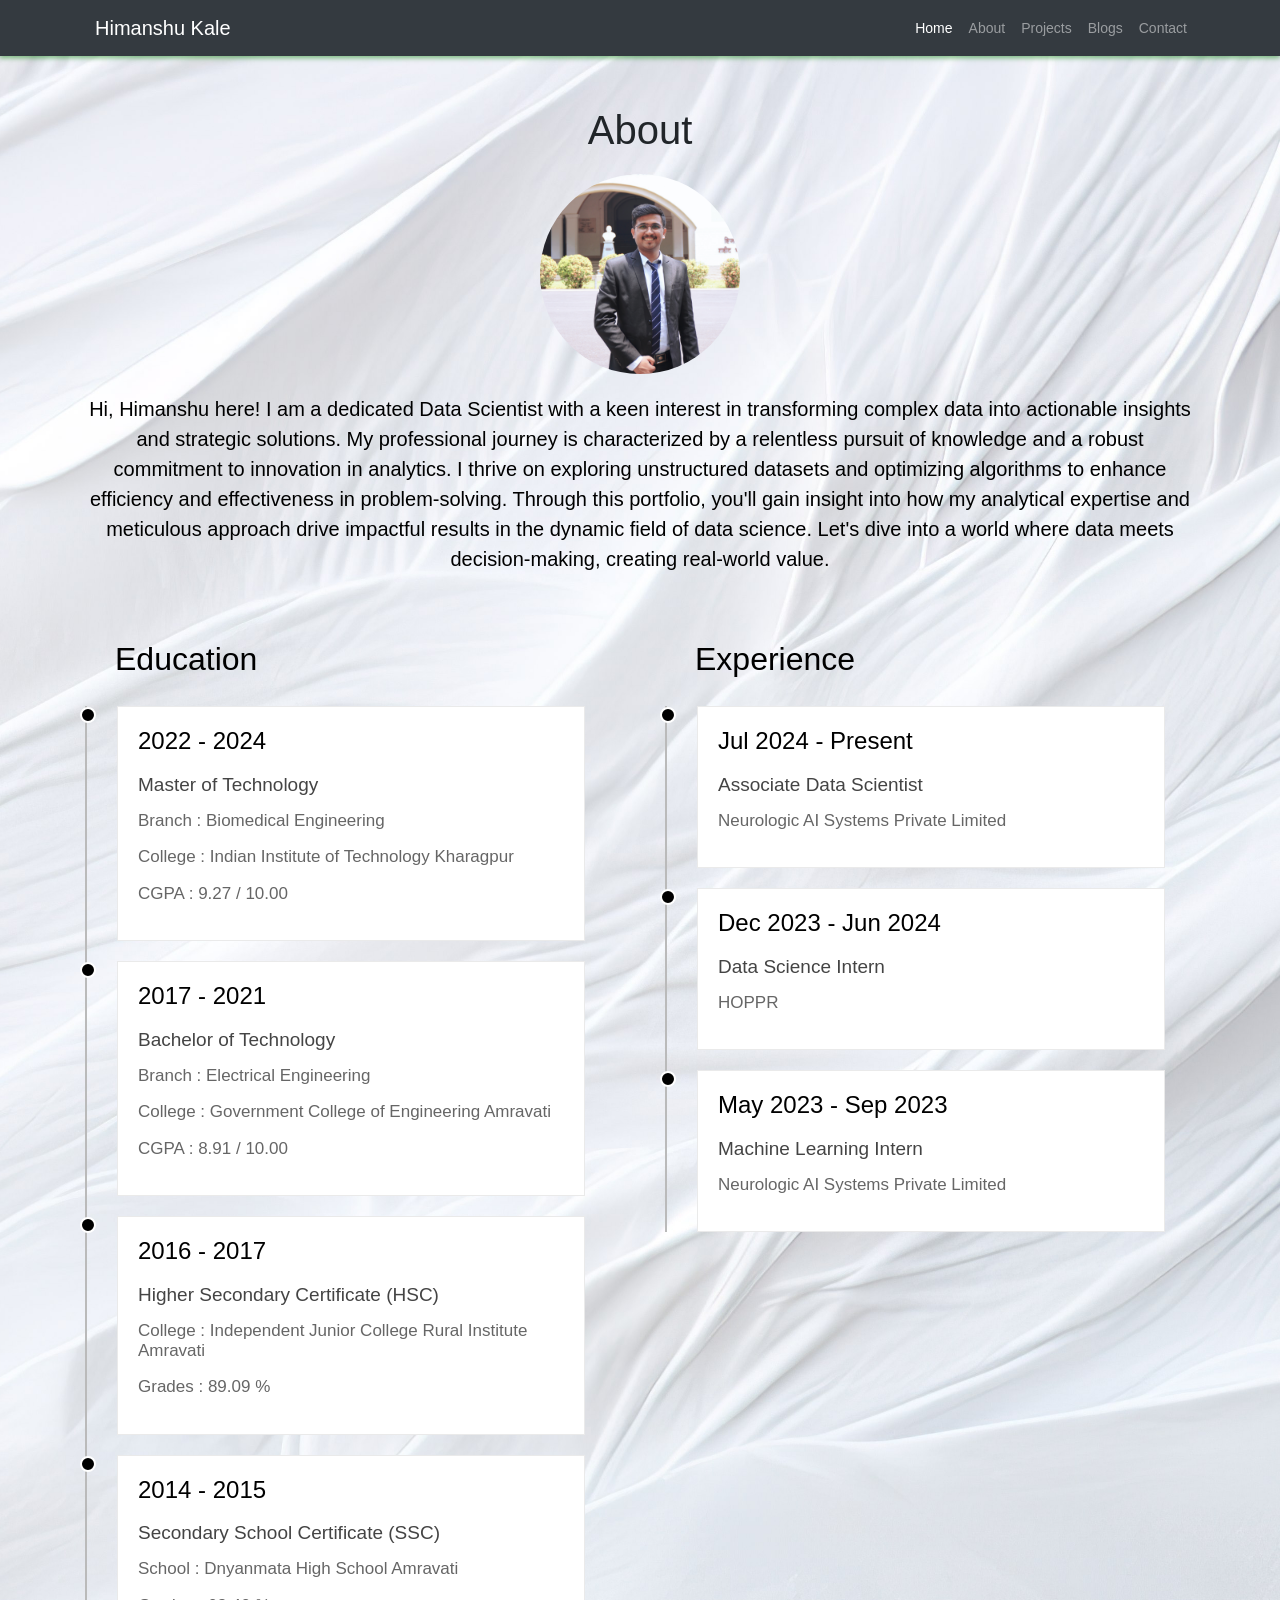
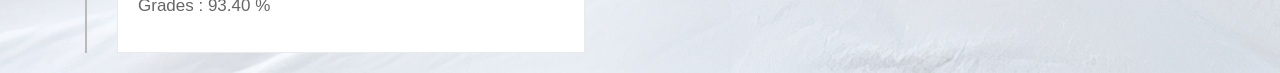
<file: about.html>
<!DOCTYPE html>
<html lang="en">
<head>
<meta charset="UTF-8">
<meta name="viewport" content="width=device-width, initial-scale=1.0">
<title>About Section</title>
<link rel="stylesheet" href="style.css">
<link rel="stylesheet" href="https://stackpath.bootstrapcdn.com/bootstrap/4.5.2/css/bootstrap.min.css">
</head>
<body>
<nav class="navbar navbar-expand-lg navbar-dark bg-dark fixed-top">
  <div class="container">
    <a class="navbar-brand" href="about.html">Himanshu Kale</a>
    <button class="navbar-toggler" type="button" data-toggle="collapse" data-target="#navbarNav" aria-controls="navbarNav" aria-expanded="false" aria-label="Toggle navigation">
      <span class="navbar-toggler-icon"></span>
    </button>
    <div class="collapse navbar-collapse" id="navbarNav">
      <ul class="navbar-nav ml-auto">
        <li class="nav-item active">
          <a class="nav-link" href="index.html">Home</a>
        </li>
        <li class="nav-item">
          <a class="nav-link" href="about.html">About</a>
        </li>
        <li class="nav-item">
          <a class="nav-link" href="project.html">Projects</a>
        </li>
        <li class="nav-item">
          <a class="nav-link" href="blogs.html">Blogs</a>
        </li>
        <li class="nav-item">
          <a class="nav-link" href="contact.html">Contact</a>
        </li>
      </ul>
    </div>
  </div>
</nav>
<section id='about' class="about-section">
  <div class="container">
    <h2>About</h2>
    <img src="images/about/1.jpg" alt="About Me">
    <p>Hi, Himanshu here! I am a dedicated Data Scientist with a keen interest in transforming complex data into actionable insights and strategic solutions. My professional journey is characterized by a relentless pursuit of knowledge and a robust commitment to innovation in analytics. I thrive on exploring unstructured datasets and optimizing algorithms to enhance efficiency and effectiveness in problem-solving. Through this portfolio, you'll gain insight into how my analytical expertise and meticulous approach drive impactful results in the dynamic field of data science. Let's dive into a world where data meets decision-making, creating real-world value.</p>
  </div>
</section>


<!-- Education and Experience Sections Start Here, wrapped in a specific class for isolation -->
<div class="container resume-section">
    <main class="row">

        <!-- Education Section -->
        <section class="col">
            <header class="title">
                <h2>Education</h2>
            </header>
            <div class="contents">

				<div class="box">
                    <h4>2022 - 2024</h4>
                    <h3>Master of Technology</h3>
                    <p>Branch : Biomedical Engineering</p>
					<p>College : Indian Institute of Technology Kharagpur</p>
					<p>CGPA : 9.27 / 10.00</p>
                </div>

                <div class="box">
                    <h4>2017 - 2021</h4>
                    <h3>Bachelor of Technology</h3>
                    <p>Branch : Electrical Engineering</p>
					<p>College : Government College of Engineering Amravati</p>
					<p>CGPA : 8.91 / 10.00</p>
                </div>

                <div class="box">
                    <h4>2016 - 2017</h4>
                    <h3>Higher Secondary Certificate (HSC)</h3>
					<p>College : Independent Junior College Rural Institute Amravati</p>
					<p>Grades : 89.09 %</p>
                </div>

				<div class="box">
                    <h4>2014 - 2015</h4>
                    <h3>Secondary School Certificate (SSC)</h3>
					<p>School : Dnyanmata High School Amravati</p>
					<p>Grades : 93.40 %</p>
                </div>

            </div>
        </section>


        <!-- Experience Section -->
        <section class="col">
            <header class="title">
                <h2>Experience</h2>
            </header>
            <div class="contents">

				<div class="box">
                    <h4>Jul 2024 - Present</h4>
                    <h3>Associate Data Scientist</h3>
                    <p>Neurologic AI Systems Private Limited</p>
                </div>

                <div class="box">
                    <h4>Dec 2023 - Jun 2024</h4>
                    <h3>Data Science Intern</h3>
                    <p>HOPPR</p>
                </div>

                <div class="box">
                    <h4>May 2023 - Sep 2023</h4>
                    <h3>Machine Learning Intern</h3>
                    <p>Neurologic AI Systems Private Limited</p>
                </div>
            </div>
        </section>
    </main>
</div>
<!-- Education and Experience Sections End Here -->



<script src="https://code.jquery.com/jquery-3.5.1.slim.min.js"></script>
<script src="https://cdn.jsdelivr.net/npm/popper.js@1.9.5/dist/umd/popper.min.js"></script>
<script src="https://stackpath.bootstrapcdn.com/bootstrap/4.5.2/js/bootstrap.min.js"></script>
</body>
</html>
</file>
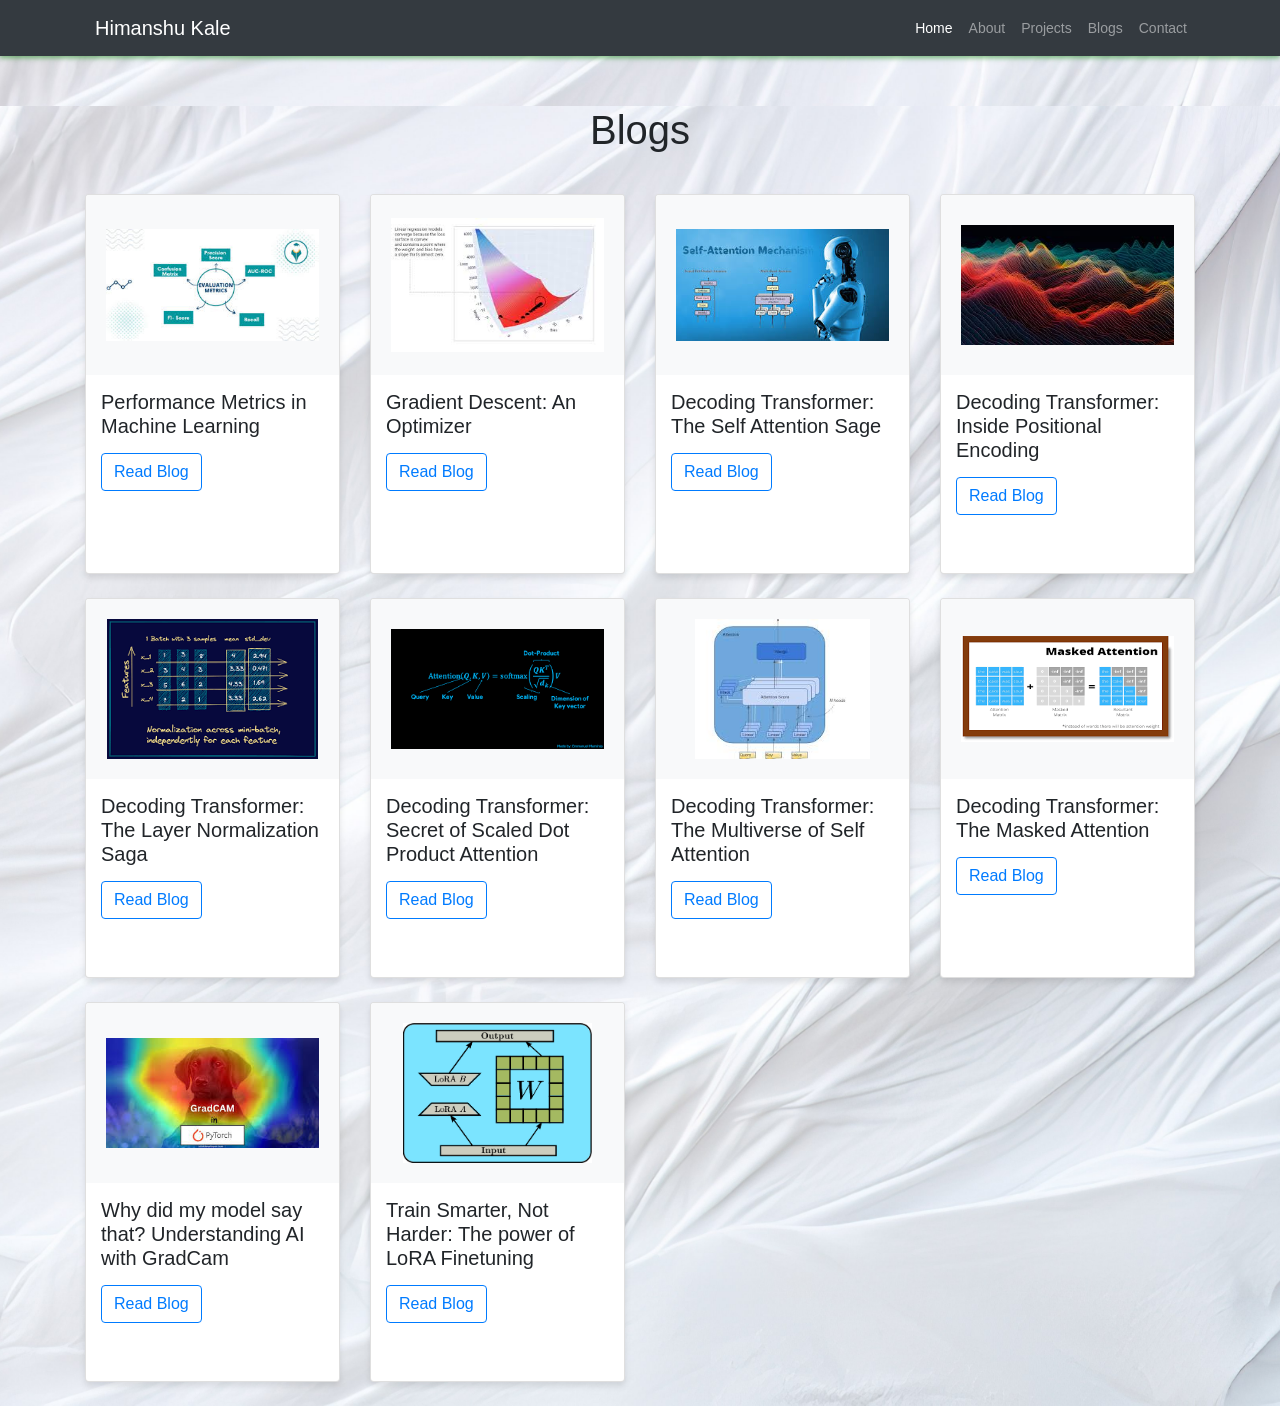
<file: blogs.html>
<!DOCTYPE html>
<html lang="en">
<head>
<meta charset="UTF-8">
<meta name="viewport" content="width=device-width, initial-scale=1.0">
<title>Skills Section</title>
<link rel="stylesheet" href="style.css">
<link rel="stylesheet" href="https://stackpath.bootstrapcdn.com/bootstrap/4.5.2/css/bootstrap.min.css">
</head>
<body>
<nav class="navbar navbar-expand-lg navbar-dark bg-dark fixed-top">
  <div class="container">
    <a class="navbar-brand" href="about.html">Himanshu Kale</a>
    <button class="navbar-toggler" type="button" data-toggle="collapse" data-target="#navbarNav" aria-controls="navbarNav" aria-expanded="false" aria-label="Toggle navigation">
      <span class="navbar-toggler-icon"></span>
    </button>
    <div class="collapse navbar-collapse" id="navbarNav">
      <ul class="navbar-nav ml-auto">
        <li class="nav-item active">
          <a class="nav-link" href="index.html">Home</a>
        </li>
        <li class="nav-item">
          <a class="nav-link" href="about.html">About</a>
        </li>
        <li class="nav-item">
          <a class="nav-link" href="project.html">Projects</a>
        </li>
        <li class="nav-item">
          <a class="nav-link" href="blogs.html">Blogs</a>
        </li>
        <li class="nav-item">
          <a class="nav-link" href="contact.html">Contact</a>
        </li>
      </ul>
    </div>
  </div>
</nav>
<!-- Skills Section -->
<section id="blogs" class="blogs-section bg-white">
  <div class="container">
    <h2 class="text-center">Blogs</h2>
    <div class="row">

      <!-- Skill 1 -->
      <div class="col-lg-3 col-md-6 mb-4">
        <div class="card">
          <img src="images/blogs/performance_metrics.jpeg" class="card-img-top" alt="Python">
          <div class="card-body">
            <h5 class="card-title">Performance Metrics in Machine Learning</h5>
            <a href="https://medium.com/@himanshukale26/performance-metrics-in-ml-6447c3688684" class="btn btn-outline-primary">Read Blog</a>
          </div>
        </div>
      </div>

      <!-- Skill 2 -->
      <div class="col-lg-3 col-md-6 mb-4">
        <div class="card">
          <img src="images/blogs/gd.jpeg" class="card-img-top" alt="Data Visualization">
          <div class="card-body">
            <h5 class="card-title">Gradient Descent: An Optimizer</h5>
            <a href="https://medium.com/@himanshukale26/gradient-descent-an-optimizer-d4bb8e8d1db6" class="btn btn-outline-primary">Read Blog</a>
          </div>
        </div>
      </div>
      <!-- Skill 3 -->

      <div class="col-lg-3 col-md-6 mb-4">
        <div class="card">
          <img src="images/blogs/self_attention.jpeg" class="card-img-top" alt="SQL">
          <div class="card-body">
            <h5 class="card-title">Decoding Transformer: The Self Attention Sage</h5>
            <a href="https://medium.com/@himanshukale26/decoding-transformers-the-self-attention-saga-beab78236629" class="btn btn-outline-primary">Read Blog</a>
          </div>
        </div>
      </div>

      <!-- Skill 4 -->
      <div class="col-lg-3 col-md-6 mb-4">
        <div class="card">
          <img src="images/blogs/pos_enc.jpeg" class="card-img-top" alt="Data Storytelling">
          <div class="card-body">
            <h5 class="card-title">Decoding Transformer: Inside Positional Encoding</h5>
            <a href="https://medium.com/@himanshukale26/decoding-transformers-inside-positional-encoding-f6e91ee018df" class="btn btn-outline-primary">Read Blog</a>
          </div>
        </div>
      </div>

      <div class="col-lg-3 col-md-6 mb-4">
        <div class="card">
          <img src="images/blogs/layer_norm.png" class="card-img-top" alt="Data Storytelling">
          <div class="card-body">
            <h5 class="card-title">Decoding Transformer: The Layer Normalization Saga</h5>
            <a href="https://medium.com/@himanshukale26/decoding-transformers-the-layer-normalization-saga-ce7d6643a4da" class="btn btn-outline-primary">Read Blog</a>
          </div>
        </div>
      </div>

      <div class="col-lg-3 col-md-6 mb-4">
        <div class="card">
          <img src="images/blogs/scaled_dot_product.png" class="card-img-top" alt="Data Storytelling">
          <div class="card-body">
            <h5 class="card-title">Decoding Transformer: Secret of Scaled Dot Product Attention</h5>
            <a href="https://medium.com/@himanshukale26/decoding-transformers-the-secret-of-scaled-dot-product-attention-5a2710dde396" class="btn btn-outline-primary">Read Blog</a>
          </div>
        </div>
      </div>

      <div class="col-lg-3 col-md-6 mb-4">
        <div class="card">
          <img src="images/blogs/multi_head.jpeg" class="card-img-top" alt="Data Storytelling">
          <div class="card-body">
            <h5 class="card-title">Decoding Transformer: The Multiverse of Self Attention</h5>
            <a href="https://medium.com/@himanshukale26/decoding-transformers-the-multiverse-of-self-attention-multi-headed-attention-2a7a163198b1" class="btn btn-outline-primary">Read Blog</a>
          </div>
        </div>
      </div>

      <div class="col-lg-3 col-md-6 mb-4">
        <div class="card">
          <img src="images/blogs/masked_attenstion.png" class="card-img-top" alt="Data Storytelling">
          <div class="card-body">
            <h5 class="card-title">Decoding Transformer: The Masked Attention</h5>
            <a href="https://medium.com/@himanshukale26/decoding-transformers-the-masked-attention-20c65ec84137" class="btn btn-outline-primary">Read Blog</a>
          </div>
        </div>
      </div>

      <div class="col-lg-3 col-md-6 mb-4">
        <div class="card">
          <img src="images/blogs/gradcam.png" class="card-img-top" alt="Data Storytelling">
          <div class="card-body">
            <h5 class="card-title">Why did my model say that? Understanding AI with GradCam</h5>
            <a href="https://medium.com/@himanshukale26/why-did-my-model-say-that-understanding-ai-with-grad-cam-in-pytorch-e839fb73dd4c" class="btn btn-outline-primary">Read Blog</a>
          </div>
        </div>
      </div>

      <div class="col-lg-3 col-md-6 mb-4">
        <div class="card">
          <img src="images/blogs/LoRA.png" class="card-img-top" alt="Data Storytelling">
          <div class="card-body">
            <h5 class="card-title">Train Smarter, Not Harder: The power of LoRA Finetuning</h5>
            <a href="https://medium.com/@himanshukale26/train-smarter-not-harder-the-power-of-lora-fine-tuning-caab7b4adb5c" class="btn btn-outline-primary">Read Blog</a>
          </div>
        </div>
      </div>

    </div>
  </div>
</section>
<script src="https://code.jquery.com/jquery-3.5.1.slim.min.js"></script>
<script src="https://cdn.jsdelivr.net/npm/popper.js@1.9.5/dist/umd/popper.min.js"></script>
<script src="https://stackpath.bootstrapcdn.com/bootstrap/4.5.2/js/bootstrap.min.js"></script>
</body>
</html>
</file>
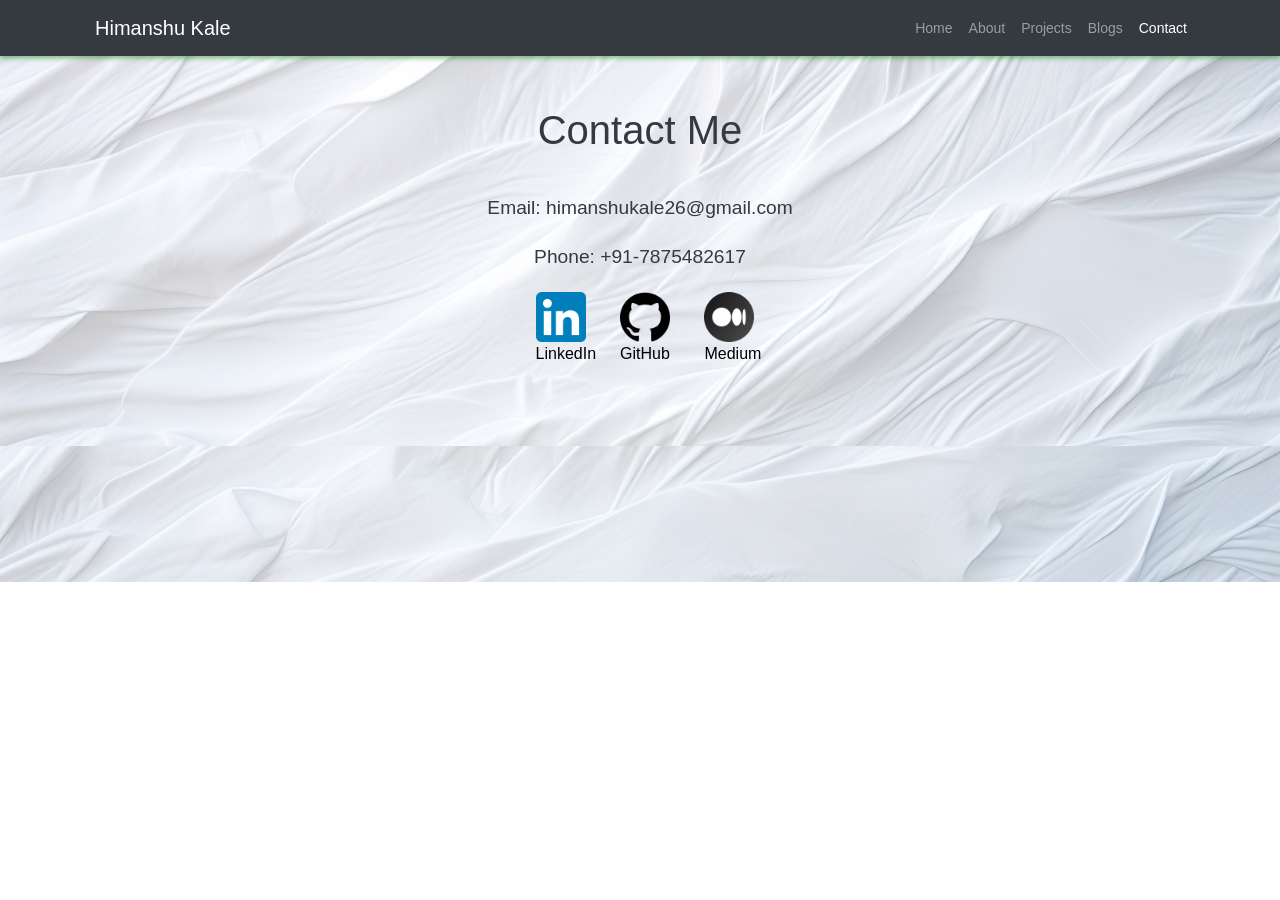
<file: contact.html>
<!DOCTYPE html>
<html lang="en">
<head>
<meta charset="UTF-8">
<meta name="viewport" content="width=device-width, initial-scale=1.0">
<title>Contact - Portfolio</title>
<link rel="stylesheet" href="style.css">
<link rel="stylesheet" href="https://stackpath.bootstrapcdn.com/bootstrap/4.5.2/css/bootstrap.min.css">
</head>
<body>
<nav class="navbar navbar-expand-lg navbar-dark bg-dark fixed-top">
  <div class="container">
    <a class="navbar-brand" href="index.html">Himanshu Kale</a>
    <button class="navbar-toggler" type="button" data-toggle="collapse" data-target="#navbarNav" aria-controls="navbarNav" aria-expanded="false" aria-label="Toggle navigation">
      <span class="navbar-toggler-icon"></span>
    </button>
    <div class="collapse navbar-collapse" id="navbarNav">
      <ul class="navbar-nav ml-auto">
        <li class="nav-item">
          <a class="nav-link" href="index.html">Home</a>
        </li>
        <li class="nav-item">
          <a class="nav-link" href="about.html">About</a>
        </li>
        <li class="nav-item">
          <a class="nav-link" href="project.html">Projects</a>
        </li>
        <li class="nav-item">
          <a class="nav-link" href="blogs.html">Blogs</a>
        </li>
        <li class="nav-item active">
          <a class="nav-link" href="contact.html">Contact</a>
        </li>
      </ul>
    </div>
  </div>
</nav>
<!-- Contact Me Section -->
<section id="contact" class="contact-section text-center bg-transparent text-dark">
  <div class="container">
    <h2>Contact Me</h2>
    <p>Email: himanshukale26@gmail.com</p>
    <p>Phone: +91-7875482617</p>
    <div class="social-links">
      <!-- Social media icons -->
      <a href="https://www.linkedin.com/in/himanshu-kale-06308568/" target="_blank" class="social-icon">
        <img src="icons/linkedin.png" alt="LinkedIn">
        LinkedIn
      </a>
      <a href="https://github.com/himanshukale159" target="_blank" class="social-icon">
        <img src="icons/github.png" alt="GitHub">
        GitHub
      </a>
      <a href="https://medium.com/@himanshukale26" target="_blank" class="social-icon">
        <img src="icons/medium.png" alt="Medium">
        Medium
      </a>
      
    </div>
  </div>
</section>


<script src="https://code.jquery.com/jquery-3.5.1.slim.min.js"></script>
<script src="https://cdn.jsdelivr.net/npm/popper.js@1.9.5/dist/umd/popper.min.js"></script>
<script src="https://stackpath.bootstrapcdn.com/bootstrap/4.5.2/js/bootstrap.min.js"></script>
</body>
</html>
</file>
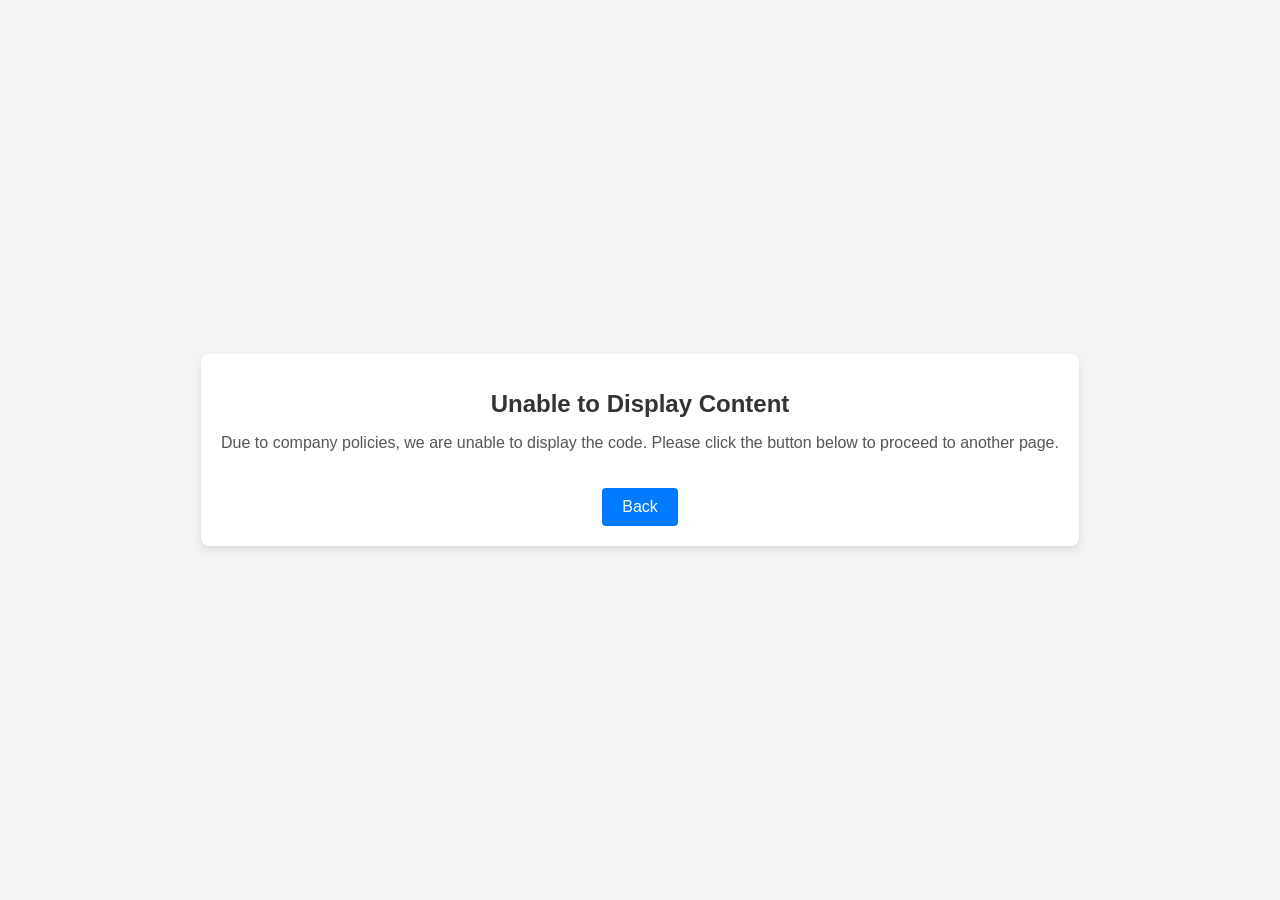
<file: page_not_found.html>
<!DOCTYPE html>
<html lang="en">
<head>
    <meta charset="UTF-8">
    <meta name="viewport" content="width=device-width, initial-scale=1.0">
    <title>Redirect Page</title>
    <style>
        body {
            display: flex;
            justify-content: center;
            align-items: center;
            height: 100vh;
            margin: 0;
            font-family: Arial, sans-serif;
            background-color: #f4f4f4;
        }
        .container {
            text-align: center;
            background: white;
            padding: 20px;
            border-radius: 8px;
            box-shadow: 0 4px 8px rgba(0, 0, 0, 0.1);
        }
        .container h1 {
            font-size: 24px;
            color: #333;
        }
        .container p {
            font-size: 16px;
            color: #555;
        }
        .redirect-btn {
            display: inline-block;
            padding: 10px 20px;
            margin-top: 20px;
            font-size: 16px;
            color: white;
            background-color: #007BFF;
            border: none;
            border-radius: 4px;
            text-decoration: none;
            cursor: pointer;
            transition: background-color 0.3s;
        }
        .redirect-btn:hover {
            background-color: #0056b3;
        }
    </style>
</head>
<body>
    <div class="container">
        <h1>Unable to Display Content</h1>
        <p>Due to company policies, we are unable to display the code. Please click the button below to proceed to another page.</p>
        <a href="project.html" class="redirect-btn">Back</a>
    </div>
</body>
</html>
</file>
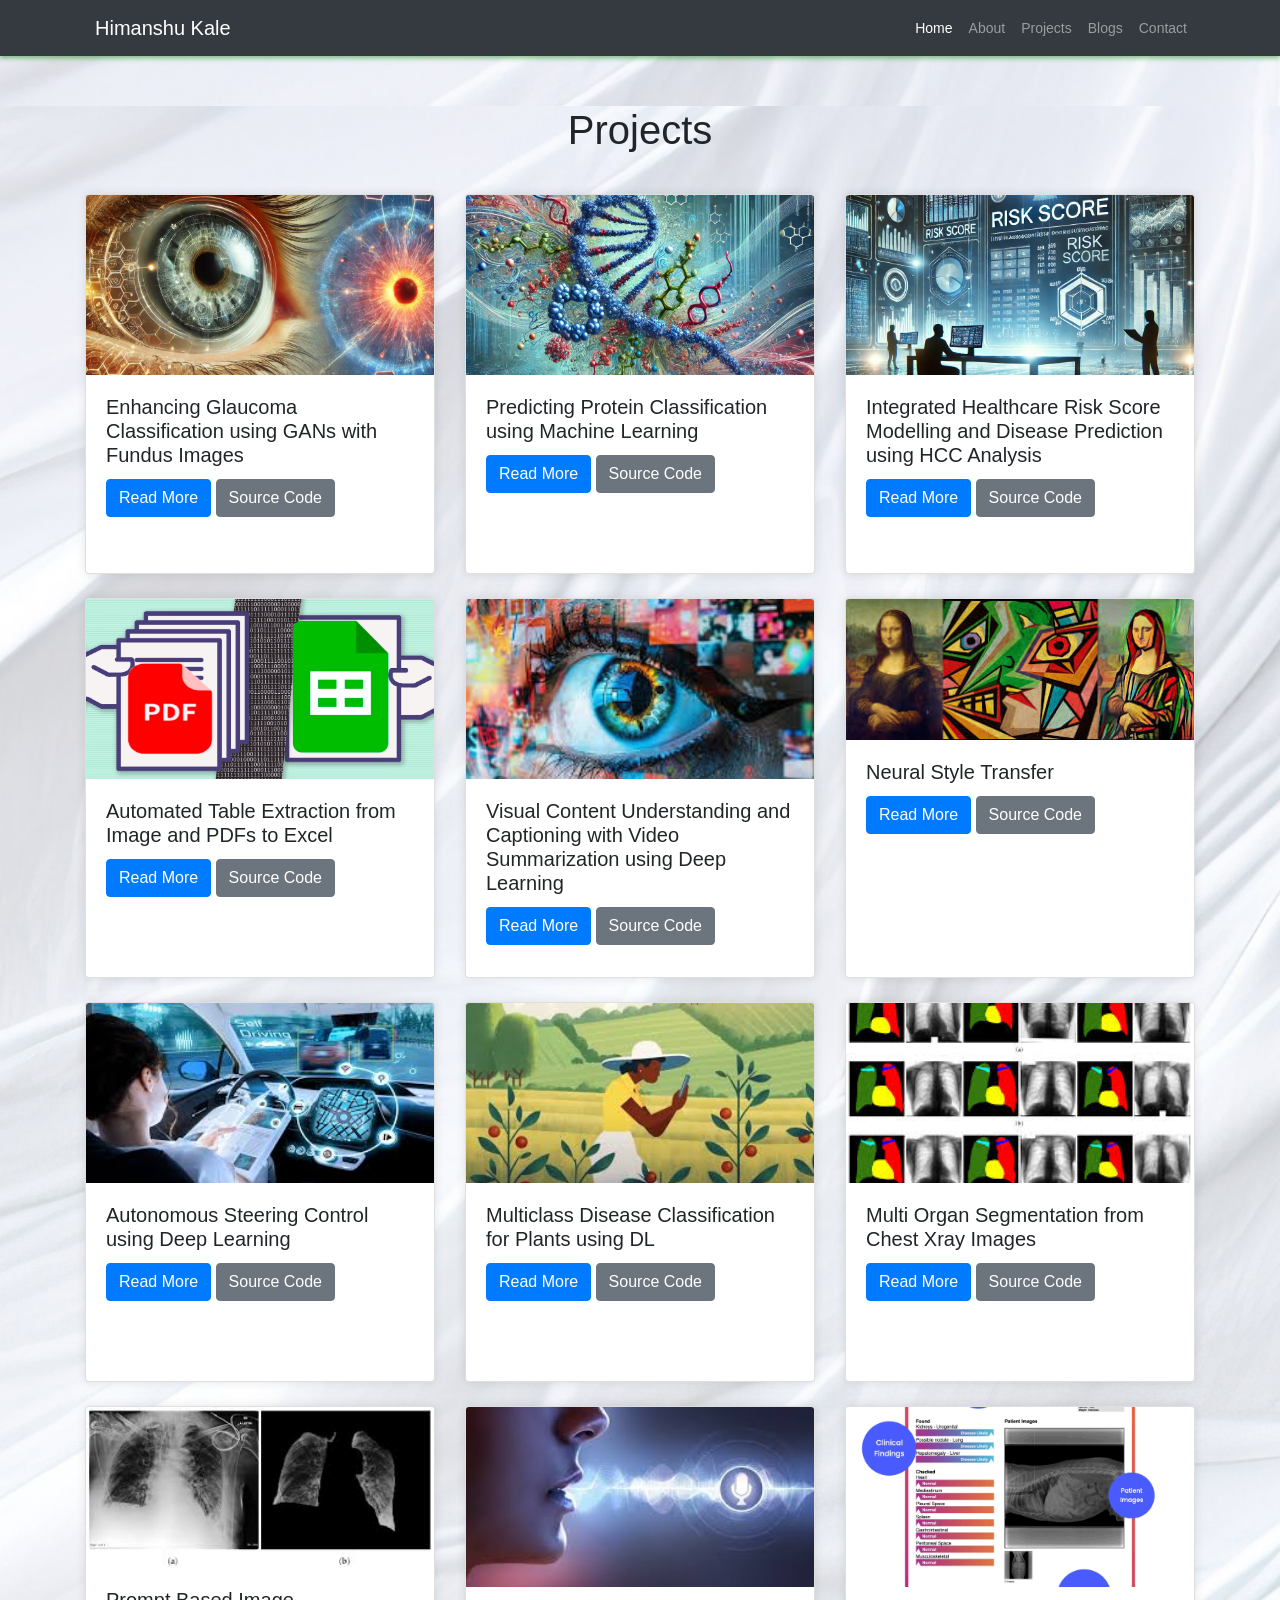
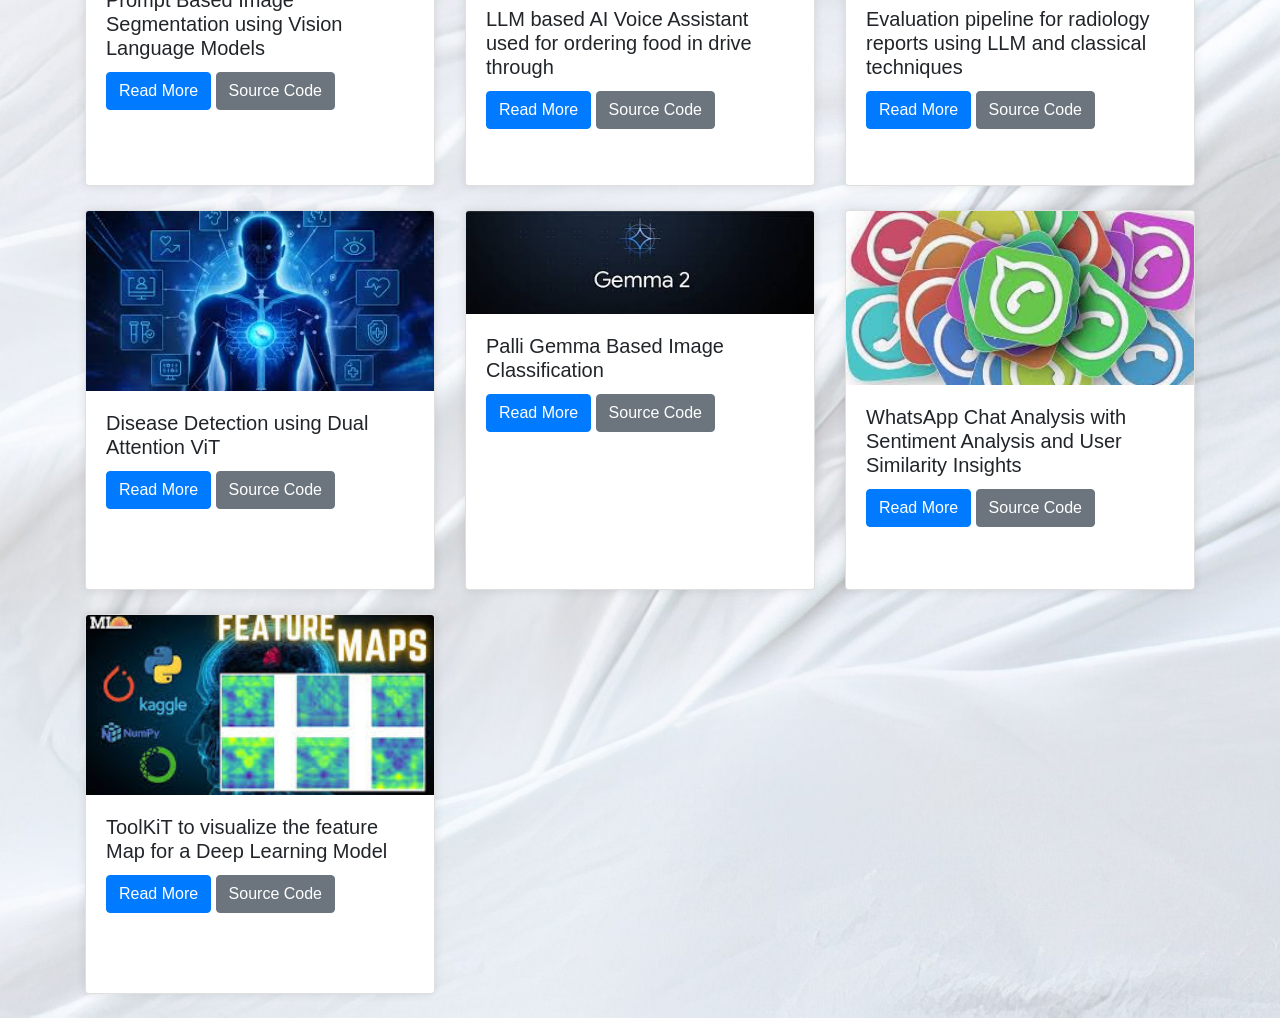
<file: project.html>
<!DOCTYPE html>
<html lang="en">
<head>
<meta charset="UTF-8">
<meta name="viewport" content="width=device-width, initial-scale=1.0">
<title>Projects Section</title>
<link rel="stylesheet" href="style.css">
<link rel="stylesheet" href="https://stackpath.bootstrapcdn.com/bootstrap/4.5.2/css/bootstrap.min.css">
</head>
<body>
<nav class="navbar navbar-expand-lg navbar-dark bg-dark fixed-top">
  <div class="container">
    <a class="navbar-brand" href="about.html">Himanshu Kale</a>
    <button class="navbar-toggler" type="button" data-toggle="collapse" data-target="#navbarNav" aria-controls="navbarNav" aria-expanded="false" aria-label="Toggle navigation">
      <span class="navbar-toggler-icon"></span>
    </button>
    <div class="collapse navbar-collapse" id="navbarNav">
      <ul class="navbar-nav ml-auto">
        <li class="nav-item active">
          <a class="nav-link" href="index.html">Home</a>
        </li>
        <li class="nav-item">
          <a class="nav-link" href="about.html">About</a>
        </li>
        <li class="nav-item">
          <a class="nav-link" href="project.html">Projects</a>
        </li>
        <li class="nav-item">
          <a class="nav-link" href="blogs.html">Blogs</a>
        </li>
        <li class="nav-item">
          <a class="nav-link" href="contact.html">Contact</a>
        </li>
      </ul>
    </div>
  </div>
</nav>
<!-- Projects Section -->
<section id="projects" class="projects-section bg-light">
  <div class="container">
    <h2 class="text-center">Projects</h2>
    <div class="row">
      
      <!-- Project 1 -->
      <div class="col-md-4 mb-4">
        <div class="card">
          <img src="images/projects/Enhancing_Glaucoma.png" class="card-img-top" alt="Project 1">
          <div class="card-body">
            <h5 class="card-title">Enhancing Glaucoma Classification using GANs with Fundus Images</h5>
            <a href="https://drive.google.com/file/d/1VF7x3AKvjBmban2TkLzPdDyyvbOSu167/view?usp=sharing" class="btn btn-primary">Read More</a>
            <a href="#" class="btn btn-secondary">Source Code</a>
          </div>
        </div>
      </div>
      
      <!-- Project 2 -->
      <div class="col-md-4 mb-4">
        <div class="card">
          <img src="images/projects/protien.png" class="card-img-top" alt="Project 2">
          <div class="card-body">
            <h5 class="card-title">Predicting Protein Classification using Machine Learning</h5>
            <a href="https://drive.google.com/file/d/1OQAojJymQOoQ9e3zvfGtnM3VFPUwzzGS/view?usp=sharing" class="btn btn-primary">Read More</a>
            <a href="https://github.com/himanshukale159/Predicting-Protein-Classification" class="btn btn-secondary">Source Code</a>
          </div>
        </div>
      </div>

      <!-- Project 3 -->
      <div class="col-md-4 mb-4">
        <div class="card">
          <img src="images/projects/HCC.png" class="card-img-top" alt="Project 3">
          <div class="card-body">
            <h5 class="card-title">Integrated Healthcare Risk Score Modelling and Disease Prediction using HCC Analysis</h5>
            <a href="https://drive.google.com/file/d/1yKSUBA9AafSDQaWWRjK_sl3cEM55Pn_K/view?usp=sharing" class="btn btn-primary">Read More</a>
            <a href="page_not_found.html" class="btn btn-secondary">Source Code</a>
          </div>
        </div>
      </div>

      <!-- Project 5 -->
      <div class="col-md-4 mb-4">
        <div class="card">
          <img src="images/projects/pdf_to_excel.png" class="card-img-top" alt="Project 1">
          <div class="card-body">
            <h5 class="card-title">Automated Table Extraction from Image and PDFs to Excel</h5>
            <a href="#" class="btn btn-primary">Read More</a>
            <a href="page_not_found.html" class="btn btn-secondary">Source Code</a>
          </div>
        </div>
      </div>

      <!-- Project 6 -->
      <div class="col-md-4 mb-4">
        <div class="card">
          <img src="images/projects/visual_content.png" class="card-img-top" alt="Project 1">
          <div class="card-body">
            <h5 class="card-title">Visual Content Understanding and Captioning with Video Summarization using Deep Learning</h5>
            <a href="#" class="btn btn-primary">Read More</a>
            <a href="#" class="btn btn-secondary">Source Code</a>
          </div>
        </div>
      </div>

      <!-- Project 6 -->
      <div class="col-md-4 mb-4">
        <div class="card">
          <img src="images/projects/neural_style_transfer.png" class="card-img-top" alt="Project 1">
          <div class="card-body">
            <h5 class="card-title">Neural Style Transfer</h5>
            <a href="#" class="btn btn-primary">Read More</a>
            <a href="https://github.com/himanshukale159/Neural_style_transfer" class="btn btn-secondary">Source Code</a>
          </div>
        </div>
      </div>

      <!-- Project 3 -->
      <div class="col-md-4 mb-4">
        <div class="card">
          <img src="images/projects/auto_driving.jpeg" class="card-img-top" alt="Project 3">
          <div class="card-body">
            <h5 class="card-title">Autonomous Steering Control using Deep Learning</h5>
            <a href="#" class="btn btn-primary">Read More</a>
            <a href="#" class="btn btn-secondary">Source Code</a>
          </div>
        </div>
      </div>

      <!-- Project 3 -->
      <div class="col-md-4 mb-4">
        <div class="card">
          <img src="images/projects/plant_disease_deteaction.jpeg" class="card-img-top" alt="Project 3">
          <div class="card-body">
            <h5 class="card-title">Multiclass Disease Classification for Plants using DL</h5>
            <a href="#" class="btn btn-primary">Read More</a>
            <a href="https://github.com/himanshukale159/Multiclass-Disease-Classification-for-Plants-using-DL" class="btn btn-secondary">Source Code</a>
          </div>
        </div>
      </div>

      <!-- Project 3 -->
      <div class="col-md-4 mb-4">
        <div class="card">
          <img src="images/projects/multiorgan_segmentation.jpeg" class="card-img-top" alt="Project 3">
          <div class="card-body">
            <h5 class="card-title">Multi Organ Segmentation from Chest Xray Images</h5>
            <a href="https://drive.google.com/file/d/1Q2_gN5twFfI1wTU9OMsC-K0DcPVhaCiy/view?usp=sharing" class="btn btn-primary">Read More</a>
            <a href="page_not_found.html" class="btn btn-secondary">Source Code</a>
          </div>
        </div>
      </div>

      <!-- Project 3 -->
      <div class="col-md-4 mb-4">
        <div class="card">
          <img src="images/projects/prompt_based_Seg.jpeg" class="card-img-top" alt="Project 3">
          <div class="card-body">
            <h5 class="card-title">Prompt Based Image Segmentation using Vision Language Models</h5>
            <a href="https://drive.google.com/file/d/1HVttJcZqWQrlm68GmLuUArZFDgnZEMta/view?usp=sharing" class="btn btn-primary">Read More</a>
            <a href="page_not_found.html" class="btn btn-secondary">Source Code</a>
          </div>
        </div>
      </div>

      <!-- Project 3 -->
      <div class="col-md-4 mb-4">
        <div class="card">
          <img src="images/projects/voice_assistant.jpeg" class="card-img-top" alt="Project 3">
          <div class="card-body">
            <h5 class="card-title">LLM based AI Voice Assistant used for ordering food in drive through</h5>
            <a href="https://drive.google.com/file/d/1fiL6v4bnBfVfl59L2MXZlhDDHNLbhPx6/view?usp=sharing" class="btn btn-primary">Read More</a>
            <a href="page_not_found.html" class="btn btn-secondary">Source Code</a>
          </div>
        </div>
      </div>

      <!-- Project 3 -->
      <div class="col-md-4 mb-4">
        <div class="card">
          <img src="images/projects/report.png" class="card-img-top" alt="Project 3">
          <div class="card-body">
            <h5 class="card-title">Evaluation pipeline for radiology reports using LLM and classical techniques</h5>
            <a href="https://drive.google.com/file/d/1Pwmb9qwhB9nxbzjevA1SLIV81lbiyQ4y/view?usp=sharing" class="btn btn-primary">Read More</a>
            <a href="page_not_found.html" class="btn btn-secondary">Source Code</a>
          </div>
        </div>
      </div>

      <!-- Project 3 -->
      <div class="col-md-4 mb-4">
        <div class="card">
          <img src="images/projects/davit.jpeg" class="card-img-top" alt="Project 3">
          <div class="card-body">
            <h5 class="card-title">Disease Detection using Dual Attention ViT</h5>
            <a href="#" class="btn btn-primary">Read More</a>
            <a href="page_not_found.html" class="btn btn-secondary">Source Code</a>
          </div>
        </div>
      </div>

      <!-- Project 3 -->
      <div class="col-md-4 mb-4">
        <div class="card">
          <img src="images/projects/pali_gemma.jpeg" class="card-img-top" alt="Project 3">
          <div class="card-body">
            <h5 class="card-title">Palli Gemma Based Image Classification</h5>
            <a href="#" class="btn btn-primary">Read More</a>
            <a href="#" class="btn btn-secondary">Source Code</a>
          </div>
        </div>
      </div>
      
      <!-- Project 3 -->
      <div class="col-md-4 mb-4">
        <div class="card">
          <img src="images/projects/wap.jpeg" class="card-img-top" alt="Project 3">
          <div class="card-body">
            <h5 class="card-title">WhatsApp Chat Analysis with Sentiment Analysis and User Similarity Insights</h5>
            <a href="#" class="btn btn-primary">Read More</a>
            <a href="https://github.com/himanshukale159/WhapTastic" class="btn btn-secondary">Source Code</a>
          </div>
        </div>
      </div>


      <!-- Project 3 -->
      <div class="col-md-4 mb-4">
        <div class="card">
          <img src="images/projects/feature_map.jpeg" class="card-img-top" alt="Project 3">
          <div class="card-body">
            <h5 class="card-title">ToolKiT to visualize the feature Map for a Deep Learning Model</h5>
            <a href="#" class="btn btn-primary">Read More</a>
            <a href="https://github.com/himanshukale159/Feature-Map-Visualizer" class="btn btn-secondary">Source Code</a>
          </div>
        </div>
      </div>
      


    </div>
  </div>
</section>
<script src="https://code.jquery.com/jquery-3.5.1.slim.min.js"></script>
<script src="https://cdn.jsdelivr.net/npm/popper.js@1.9.5/dist/umd/popper.min.js"></script>
<script src="https://stackpath.bootstrapcdn.com/bootstrap/4.5.2/js/bootstrap.min.js"></script>
</body>
</html>
</file>
<file: style.css>
/* General Body Style */
.home-section {
    height: 100vh; /* Full height */
    background-size: cover; /* Cover the entire section */
    background-position: center; /* Center the background image */
    display: flex;
    align-items: center;
    justify-content: center;
    color: brown; /* White text color */
    text-shadow: 1px 1px 2px black; 
    font-family: 'Courier New', Courier, monospace;
  }
  

  body { 
    padding-top: 56px; /* Adjust this value based on the height of your navbar */
    font-family: Arial, sans-serif; /* Ensures the font is consistent */
    background-image: url('images/bg_2.jpg'); /* Update this path to the actual location of your image */
    background-size: cover; /* Covers the entire area of the body, might crop the image */
    background-position: center; /* Centers the background image on the page */
    background-repeat: no-repeat; /* Prevents the background from repeating */
    height: 100%; /* Ensures the background covers the full height of the page */
    margin: 0; /* Removes default margin */
}


  
  /* About Section Styles */
  .about-section {
    text-align: center;
    padding: 50px 0;
  }
  .about-section h2 {
    font-size: 2.5rem;
    margin-bottom: 20px;
  }
  .about-section img {
    width: 200px;
    height: 200px;
    border-radius: 50%;
    margin-bottom: 20px;
  }
  .about-section p {
    color: black;
    font-size : 20px;
  }
  
  /* Project Section Styles */

  .projects-section {
    background-image: url('images/bg_2.jpg'); /* Change path accordingly */
    background-size: cover;
    background-position: center;
    background-repeat: repeat;
    }

  .projects-section h2 {
    margin-top: 50px;
    margin-bottom: 40px;
    font-size: 2.5rem;
    text-align: center;
  }
  .card {
    box-shadow: 0 0 10px rgba(0,0,0,0.1);
    height: 380px; /* Fixed height */
    width: 100%; /* Full width within the column */
    display: flex;
  }
  .card-img-top {
    max-height: 180px;
    object-fit: cover;
  }
  .card-body {
    padding: 15px;
    
  }
  .card-title {
    font-size: 1.25rem;
  }
  .card-text {
    margin-bottom: 15px;
  }

  
  /* Skills Section Styles */
  .skills-section h2 {
    margin-bottom: 40px;
    font-size: 2.5rem;
    text-align: center;
  }

  .skills-section {
    background-image: url('images/bg_2.jpg'); /* Change path accordingly */
    background-size: cover;
    background-position: center;
    background-repeat: repeat;
    }


  .skills-section .card {
    box-shadow: 0 4px 6px rgba(0,0,0,0.1);
  }
  .skills-section .card-img-top {
    padding: 20px;
    background-color: #f8f9fa;
    height: 180px;
    object-fit: contain;
  }
  .skills-section .card-body {
    padding: 15px;
  }
  .skills-section .card-title {
    font-size: 1.25rem;
    margin-bottom: 15px;
  }
  .skills-section .btn-outline-primary {
    color: #007bff;
    border-color: #007bff;
  }
  .skills-section .btn-outline-primary:hover {
    color: #fff;
    background-color: #007bff;
    border-color: #007bff;
  }

  /* Blogs Section Styles */
  .blogs-section h2 {
    margin-top: 50px;
    margin-bottom: 40px;
    font-size: 2.5rem;
    text-align: center;
  }

  .blogs-section {
    background-image: url('images/bg_2.jpg'); /* Change path accordingly */
    background-size: cover;
    background-position: center;
    background-repeat: repeat;
    }


  .blogs-section .card {
    box-shadow: 0 4px 6px rgba(0,0,0,0.1);
  }
  .blogs-section .card-img-top {
    padding: 20px;
    background-color: #f8f9fa;
    height: 180px;
    object-fit: contain;
  }
  .blogs-section .card-body {
    padding: 15px;
  }
  .blogs-section .card-title {
    font-size: 1.25rem;
    margin-bottom: 15px;
  }
  .blogs-section .btn-outline-primary {
    color: #007bff;
    border-color: #007bff;
  }
  .blogs-section .btn-outline-primary:hover {
    color: #fff;
    background-color: #007bff;
    border-color: #007bff;
  }

  /* Contact Section Styles */

  .contact-section {
    background-image: url('images/bg_2.jpg'); /* Change path accordingly */
    background-size: cover;
    background-position: center;
    background-repeat: repeat;
    }
.contact-section {
  padding: 50px 0;
  color: #fff;
}
.contact-section h2 {
  font-size: 2.5rem;
  margin-bottom: 40px;
  text-align: center;
}
.contact-section p {
  font-size: 1.2rem;
  margin-bottom: 20px;
}
.social-icon {
  width: 50px;
  margin-bottom: 10px;
  margin-right: 500px;
  margin-left: 20px; /* Increased margin between icons */
}
.social-icon:hover {
  opacity: 0.7;
}
.contact-section a {
  color: black;
  text-decoration: none;
  display: inline-block;
  margin-bottom: 10px;
}
.contact-section a:hover {
  color: black;
}

  
  /* Smooth scroll for all links */
  html {
    scroll-behavior: smooth;
  }
  
  .contact-section {
    padding: 50px 0;
  }
  .contact-section h2 {
    font-size: 2.5rem;
    margin-bottom: 40px;
  }
  .contact-section p {
    font-size: 1.2rem;
    margin-bottom: 20px;
  }
  .social-icon {
    width: 50px; /* Size of your icons */
    margin-right: 10px;
    display: inline-block;
  }
  .social-icon img {
    max-width: 100%;
    vertical-align: middle;
  }
  .social-links {
    margin-bottom: 20px;
  }
  .social-icon:hover {
    opacity: 0.7;
  }
  
  @keyframes typing {
    from { width: 0 }
    to { width: 100% }
}

@keyframes blink-caret {
    from, to { border-color: transparent }
    50% { border-color: black }
}

.typing {
    overflow: hidden;
    border-right: .15em solid black;
    white-space: nowrap;
    letter-spacing: .1em;
    animation:
      typing 3.5s steps(40, end),
      blink-caret .75s step-end infinite;
}


.know-me-link {
    color: black; /* Change this color to match your page's text color */
    background-color: transparent;
    border: none;
    padding: 10;
    margin-top: 20px; /* Adds some space above the link */
    text-decoration: underline;
    cursor: pointer;
}

.know-me-link:hover {
    color: #CCCCCC; /* Adjust hover color to your liking */
    text-decoration: underline; /* Ensures underline persists on hover */
}

.custom-img-size {
    width: 150%; /* Adjust this to set a specific width as needed, or use max-width */
    height: auto; /* Maintains the aspect ratio */
}

.typing {
  letter-spacing: .05em; /* Original spacing */
  animation: typing 3.5s steps(40, end), blink-caret .75s step-end infinite;
  overflow: hidden;
  border-right: .5em solid black; /* The typewriter cursor */
  white-space: nowrap;
}


/* Navigation Styles */
.navbar {
  box-shadow: 0 2px 5px rgba(0, 128, 0, 0.5); /* Green shadow for visual distinction */
  padding: 5px 15px; /* Consistent padding with content boxes */
  background-color: #ffffff; /* Matching background color */
}

.navbar-nav .nav-link {
  color: white;
  padding: 5px 10px;
  font-size: 14px;
  line-height: 1.5;
}

.navbar-brand {
  padding: 5px 10px;
  font-size: 18px;
}

/* Responsive Adjustments */
@media (max-width: 992px) {
  .navbar-collapse {
      background-color: #343a40;
      padding: 5px;
  }
  .container, .contents {
      padding: 35px 5%; /* Consistent padding adjustments for smaller screens */
  }
}

.about-container {
  display: flex;
  justify-content: space-between;
  padding: 20px;
  font-family: Arial, sans-serif;
  background-color: #fff;
  color: #333;
}

.about-container .section {
  background: #f4f4f4;
  border: 1px solid #ddd;
  padding: 20px;
  width: 45%;
  box-shadow: 0 2px 5px rgba(0,0,0,0.1);
}

.about-container h2 {
  color: #333;
}

.about-container ul {
  list-style: none;
  padding: 0;
  margin-top: 10px;
}

.about-container ul li {
  padding: 10px;
  border: 1px solid #ccc;
  margin-bottom: 10px;
  position: relative;
  padding-left: 40px;
  background: #fff;
}

.about-container ul li::before {
  content: '';
  width: 10px;
  height: 10px;
  background: green;
  border-radius: 50%;
  position: absolute;
  left: 10px;
  top: 20px;
}

.about-container ul li:not(:last-child)::after {
  content: '';
  width: 2px;
  height: 100%;
  background: green;
  position: absolute;
  left: 15px;
  top: 30px;
  z-index: -1;
}

.about-container .year {
  font-size: 0.8em;
  color: #666;
  display: block;
  margin-bottom: 5px;
}


/* Specific styles for the Education and Experience sections */
.resume-section .container {
  width: 100%;
  padding: 35px 10%;
}

.resume-section .container {
  padding-right: calc(10% - 30px);
}

.resume-section main.row {
  display: grid;
  grid-template-columns: 1fr 1fr;
  grid-column-gap: 20px;
}

.resume-section .col header.title {
  font-family: helvetica;
  color: black;
  padding: 0px 0px 20px 30px;
}

.resume-section .col .contents {
  padding: 0px 30px;
  border-left: 2px solid #bababa;
}

.resume-section .col .contents .box {
  position: relative;
  padding: 20px;
  border: 1px solid #eaeaea;
  background-color: #ffffff;
  cursor: pointer;
  transition: all 0.4s;
  margin-bottom: 20px;
}

.resume-section .col .contents .box:hover {
  box-shadow: 0px 3px 12px 0px #ccc;
  border: 1px solid transparent;
}

.resume-section .col .contents .box::before {
  content: '';
  position: absolute;
  width: 16px;
  height: 16px;
  border-radius: 50%;
  right: calc(100% + 22px);
  top: 0;
  background-color: black;
  border: 2px solid white;
}

.resume-section .box h4 {
  position: relative;
  color: black;
}

.resume-section .box h3 {
  font-size: 19px;
  padding: 10px 0px 6px;
  font-family: helvetica;
  color: #444;
}

.resume-section .box p {
  line-height: 1.2;
  color: #666;
  font-size: 17px;
}

@media (max-width: 768px) {
  .resume-section main.row {
      grid-template-columns: 1fr;
  }
  .resume-section .row .col:nth-child(2) {
      margin-top: 30px;
  }
}
</file>
